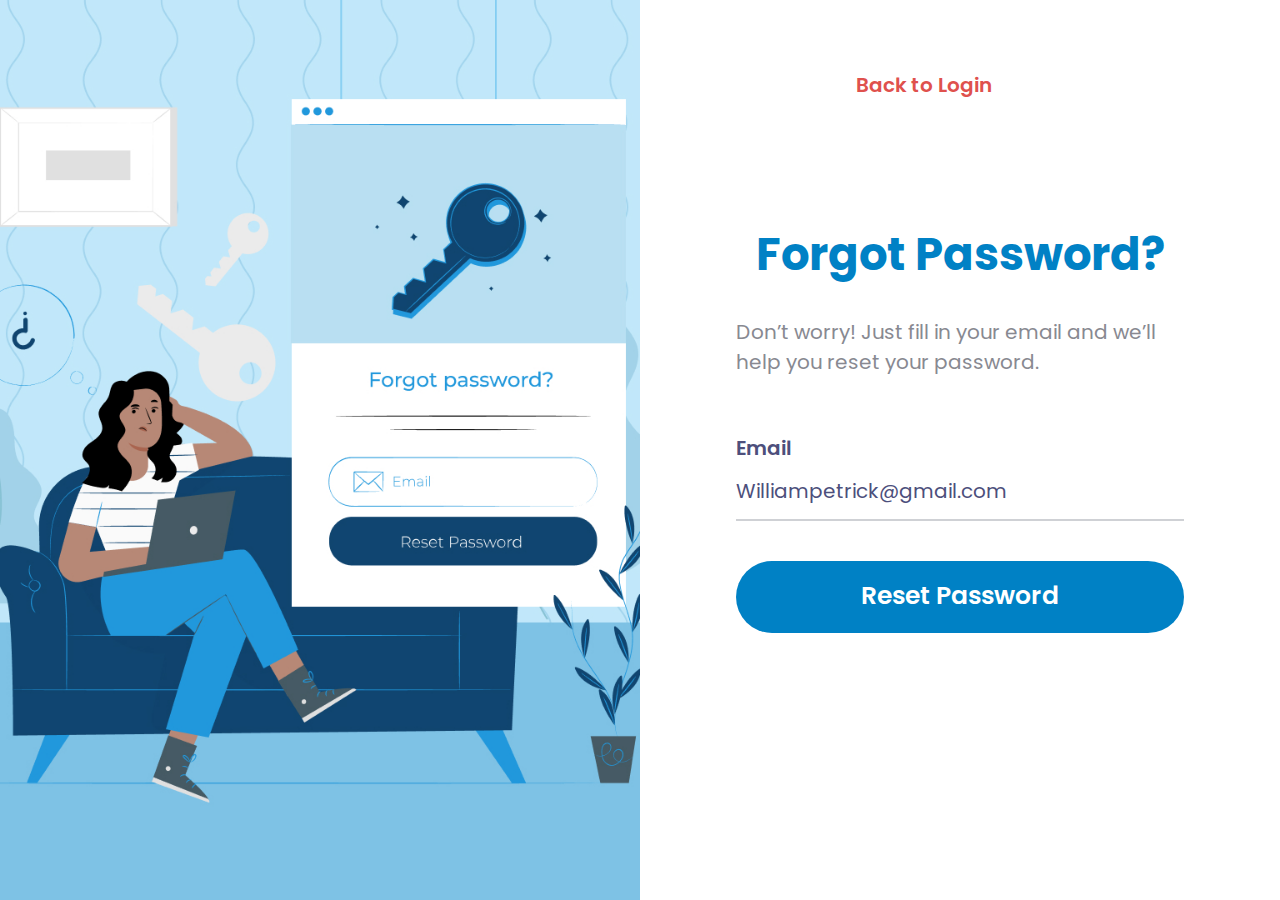
<file: forgot.html>
<!DOCTYPE html>
<html lang="en">

<head>
   <meta charset="UTF-8">
   <meta name="viewport" content="width=device-width, initial-scale=1.0">
   <meta content="IE=edge,chrome=1" http-equiv="X-UA-Compatible">
   <title>Stock App</title>
   <!--css and font link here-->
   <link rel="preconnect" href="https://fonts.gstatic.com">
   <link
      href="https://fonts.googleapis.com/css2?family=Poppins:ital,wght@0,100;0,200;0,300;0,400;0,500;0,600;0,700;0,800;0,900;1,100;1,200;1,300;1,400;1,500;1,600;1,700;1,800;1,900&display=swap"
      rel="stylesheet">
   <link rel="stylesheet" href="https://pro.fontawesome.com/releases/v5.10.0/css/all.css"
      integrity="sha384-AYmEC3Yw5cVb3ZcuHtOA93w35dYTsvhLPVnYs9eStHfGJvOvKxVfELGroGkvsg+p" crossorigin="anonymous" />
   <link rel="stylesheet" href="css/bootstrap.min.css">
   <link rel="stylesheet" href="css/style.css">
   <link rel="stylesheet" href="css/responsive.css">
   <!--css and font link end here-->
</head>

<body>
   <section class="login-sec d-flex align-items-xl-stretch flex-wrap flex-xl-nowrap flex-column-reverse flex-xl-row">
      <div class="ls-left">
         <img src="img/img-forgot.jpg" class="img" alt="" />
      </div>
      <div class="ls-right d-flex align-items-center justify-content-center h-100">
         <a href="login.html" class="lnkRed lnkBack"><i class="fas fa-arrow-left mr-3"></i>Back to Login</a>
         <div class="lsr-box d-block text-center">
            <h3>Forgot Password?</h3>
            <p class="txtSubtitle">Don’t worry! Just fill in your email and we’ll help you reset your password.</p>
            <div class="form-group mb-0">
               <label class="label">Email</label>
               <input type="email" name="" class="form-control" placeholder="Enter Email Address"
                  value="Williampetrick@gmail.com" />
            </div>
            <a href="login.html" class="btn btn-blue btnReset">Reset Password</a>
         </div>
      </div>
   </section>
   <!--script file start here-->
   <script src="js/jquery.min.js"></script>
   <script src="js/bootstrap.bundle.min.js"></script>
   <script src="js/main.js"></script>
</body>

</html>
</file>
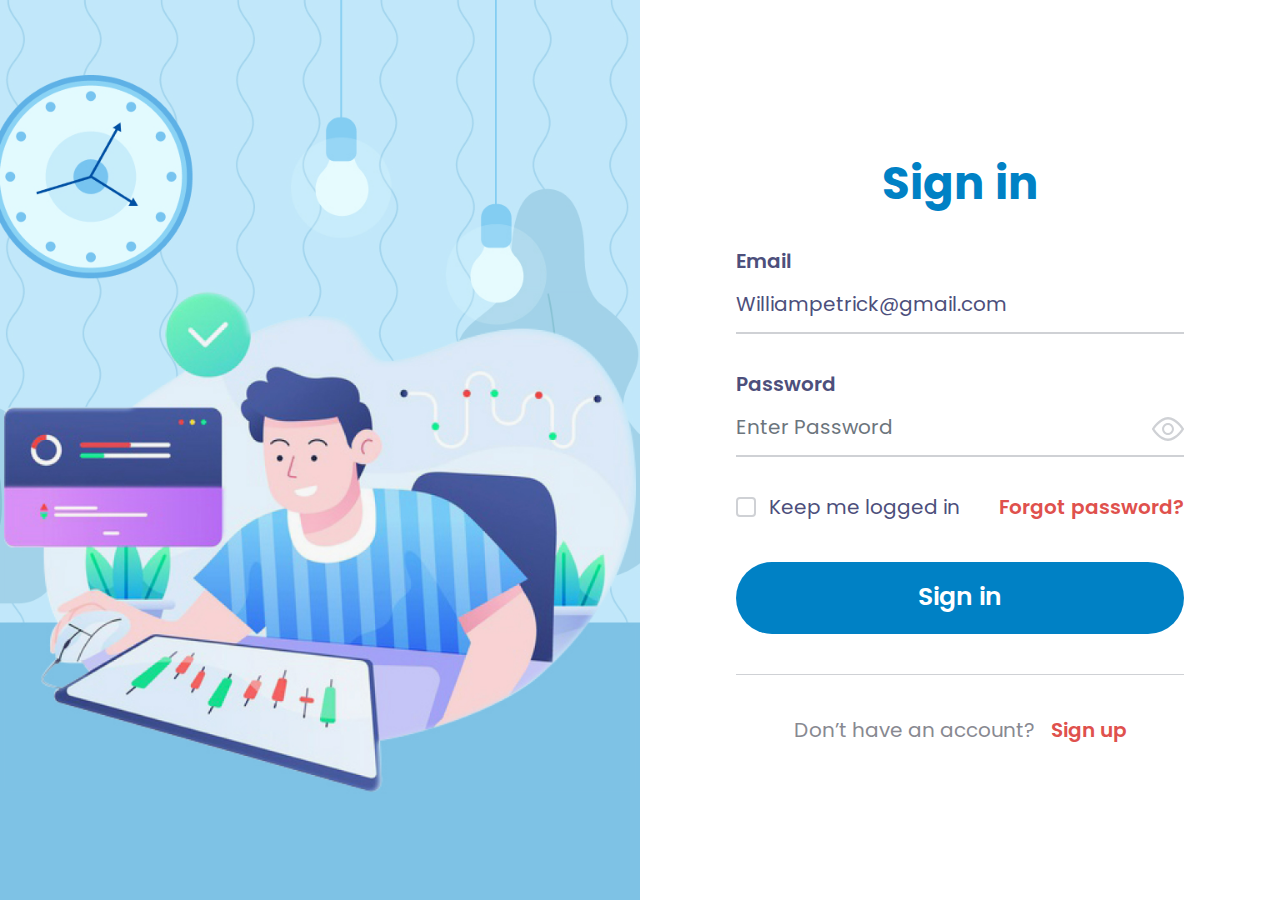
<file: login.html>
<!DOCTYPE html>
<html lang="en">

<head>
   <meta charset="UTF-8">
   <meta name="viewport" content="width=device-width, initial-scale=1.0">
   <meta content="IE=edge,chrome=1" http-equiv="X-UA-Compatible">
   <title>Stock App</title>
   <!--css and font link here-->
   <link rel="preconnect" href="https://fonts.gstatic.com">
   <link
      href="https://fonts.googleapis.com/css2?family=Poppins:ital,wght@0,100;0,200;0,300;0,400;0,500;0,600;0,700;0,800;0,900;1,100;1,200;1,300;1,400;1,500;1,600;1,700;1,800;1,900&display=swap"
      rel="stylesheet">
   <link rel="stylesheet" href="https://pro.fontawesome.com/releases/v5.10.0/css/all.css"
      integrity="sha384-AYmEC3Yw5cVb3ZcuHtOA93w35dYTsvhLPVnYs9eStHfGJvOvKxVfELGroGkvsg+p" crossorigin="anonymous" />
   <link rel="stylesheet" href="css/bootstrap.min.css">
   <link rel="stylesheet" href="css/style.css">
   <link rel="stylesheet" href="css/responsive.css">
   <!--css and font link end here-->
</head>

<body>
   <section class="login-sec d-flex align-items-xl-stretch flex-wrap flex-xl-nowrap flex-column-reverse flex-xl-row">
      <div class="ls-left">
         <img src="img/img-login.jpg" class="img" alt="" />
      </div>
      <div class="ls-right d-flex align-items-center justify-content-center h-100">
         <div class="lsr-box d-block text-center">
            <h3>Sign in</h3>
            <div class="form-group">
               <label class="label">Email</label>
               <input type="email" name="" class="form-control" placeholder="Enter Email Address"
                  value="Williampetrick@gmail.com" />
            </div>
            <div class="form-group">
               <label class="label">Password</label>
               <a href="#" class="iconEye">
                  <svg width="32" height="24" viewBox="0 0 32 24" xmlns="http://www.w3.org/2000/svg">
                     <path
                        d="M0.203342 12.7324C0.48922 13.1926 7.30068 24 16.0001 24C24.6996 24 31.5114 13.1926 31.7969 12.7328C32.0677 12.2963 32.0677 11.7042 31.7969 11.2676C31.5114 10.8074 24.6996 1.90735e-06 16.0001 1.90735e-06C7.30068 1.90735e-06 0.48922 10.8075 0.203342 11.2672C-0.0677834 11.7037 -0.0677834 12.2963 0.203342 12.7324ZM16.0001 2.48275C22.4082 2.48275 27.9583 9.65585 29.6012 12.0008C27.9604 14.3479 22.422 21.5173 16.0001 21.5173C9.59237 21.5173 4.04267 14.3454 2.39904 11.9992C4.03985 9.65217 9.57831 2.48275 16.0001 2.48275Z"
                        class="sfill" />
                     <path
                        d="M16.0002 18C19.2722 18 21.9343 15.3083 21.9343 12C21.9343 8.6916 19.2722 5.99992 16.0002 5.99992C12.7282 5.99992 10.0661 8.6916 10.0661 12C10.0661 15.3083 12.7282 18 16.0002 18ZM16.0002 7.99998C18.1817 7.99998 19.9563 9.79433 19.9563 12C19.9563 14.2056 18.1816 15.9999 16.0002 15.9999C13.8188 15.9999 12.0442 14.2056 12.0442 12C12.0442 9.79433 13.8188 7.99998 16.0002 7.99998Z"
                        class="sfill" />
                  </svg>
               </a>
               <input type="password" name="" class="form-control pr-40" placeholder="Enter Password" />
            </div>
            <div class="d-flex flex-wrap flex-sm-nowrap align-items-sm-center justify-content-sm-between">
               <div class="custom-control custom-checkbox">
                  <input type="checkbox" class="custom-control-input" id="customCheck1">
                  <label class="custom-control-label" for="customCheck1">Keep me logged in</label>
               </div>
               <a href="forgot.html" class="lnkRed">Forgot password?</a>
            </div>
            <a href="index.html" class="btn btn-blue btnSubmit">Sign in</a>
            <p class="txtPara">Don’t have an account?<a href="signup.html" class=" ml-3 lnkRed">Sign up</a></p>
         </div>
      </div>
   </section>
   <!--script file start here-->
   <script src="js/jquery.min.js"></script>
   <script src="js/bootstrap.bundle.min.js"></script>
   <script src="js/main.js"></script>
</body>

</html>
</file>
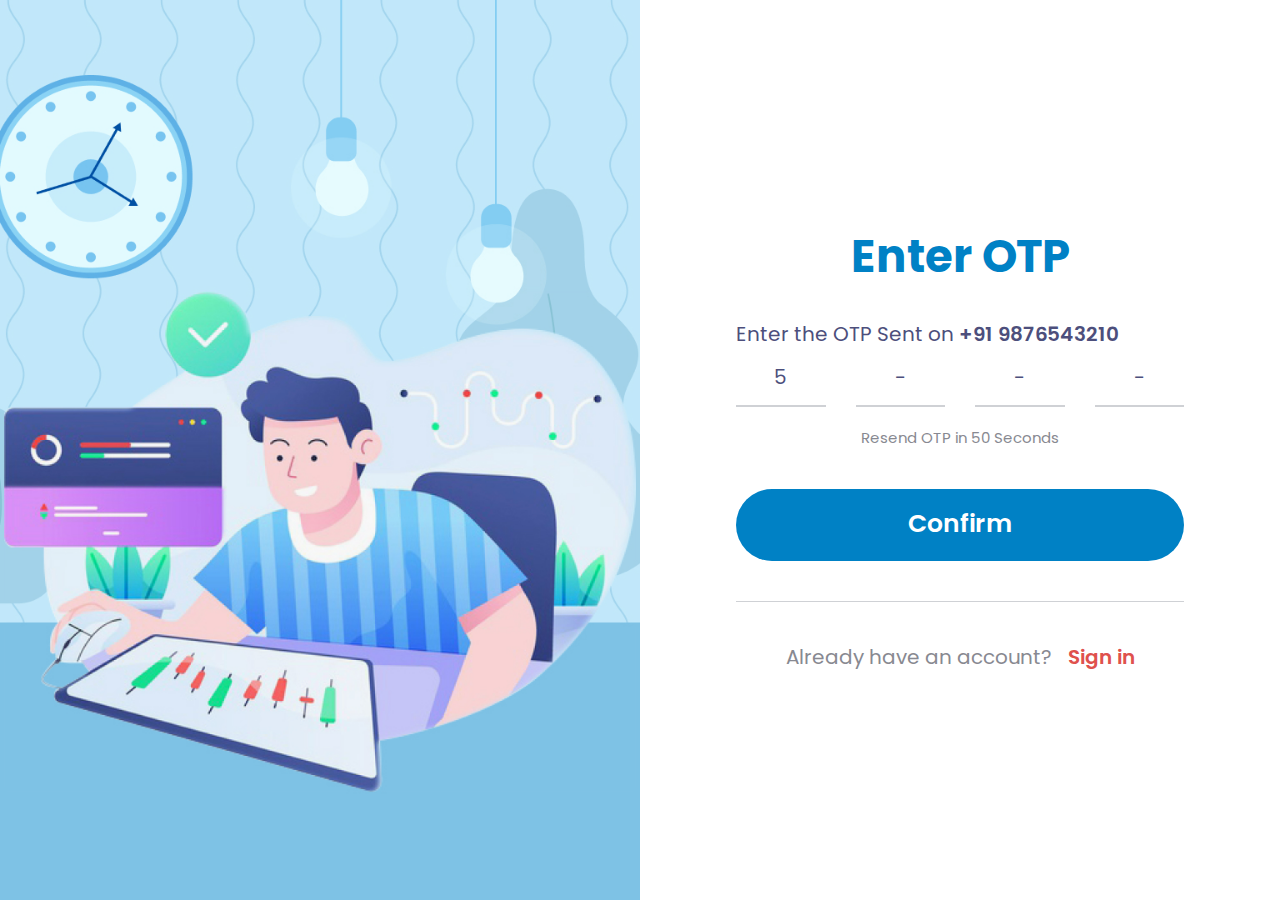
<file: signup-otp.html>
<!DOCTYPE html>
<html lang="en">

<head>
   <meta charset="UTF-8">
   <meta name="viewport" content="width=device-width, initial-scale=1.0">
   <meta content="IE=edge,chrome=1" http-equiv="X-UA-Compatible">
   <title>Stock App</title>
   <!--css and font link here-->
   <link rel="preconnect" href="https://fonts.gstatic.com">
   <link
      href="https://fonts.googleapis.com/css2?family=Poppins:ital,wght@0,100;0,200;0,300;0,400;0,500;0,600;0,700;0,800;0,900;1,100;1,200;1,300;1,400;1,500;1,600;1,700;1,800;1,900&display=swap"
      rel="stylesheet">
   <link rel="stylesheet" href="https://pro.fontawesome.com/releases/v5.10.0/css/all.css"
      integrity="sha384-AYmEC3Yw5cVb3ZcuHtOA93w35dYTsvhLPVnYs9eStHfGJvOvKxVfELGroGkvsg+p" crossorigin="anonymous" />
   <link rel="stylesheet" href="css/bootstrap.min.css">
   <link rel="stylesheet" href="css/style.css">
   <link rel="stylesheet" href="css/responsive.css">
   <!--css and font link end here-->
</head>

<body>
   <section class="login-sec d-flex align-items-xl-stretch flex-wrap flex-xl-nowrap flex-column-reverse flex-xl-row">
      <div class="ls-left">
         <img src="img/img-login.jpg" class="img" alt="" />
      </div>
      <div class="ls-right d-flex align-items-center justify-content-center h-100">
         <div class="lsr-box d-block text-center">
            <h3>Enter OTP</h3>
            <div class="form-group mb-0">
               <label class="label"><span class="font-weight-normal">Enter the OTP Sent on</span> +91 9876543210</label>
               <div class="otp-sec d-flex align-items-center justify-content-between">
                  <input type="text" name="" class="form-control" value="5" />
                  <input type="text" name="" class="form-control" value="-" />
                  <input type="text" name="" class="form-control" value="-" />
                  <input type="text" name="" class="form-control" value="-" />
               </div>
               <small class="form-text txtOtp">Resend OTP in 50 Seconds</small>
            </div>
            <a href="login.html" class="btn btn-blue btnSubmit">Confirm</a>
            <p class="txtPara">Already have an account?<a href="login.html" class=" ml-3 lnkRed">Sign in</a></p>
         </div>
      </div>
   </section>
   <!--script file start here-->
   <script src="js/jquery.min.js"></script>
   <script src="js/bootstrap.bundle.min.js"></script>
   <script src="js/main.js"></script>
</body>

</html>
</file>
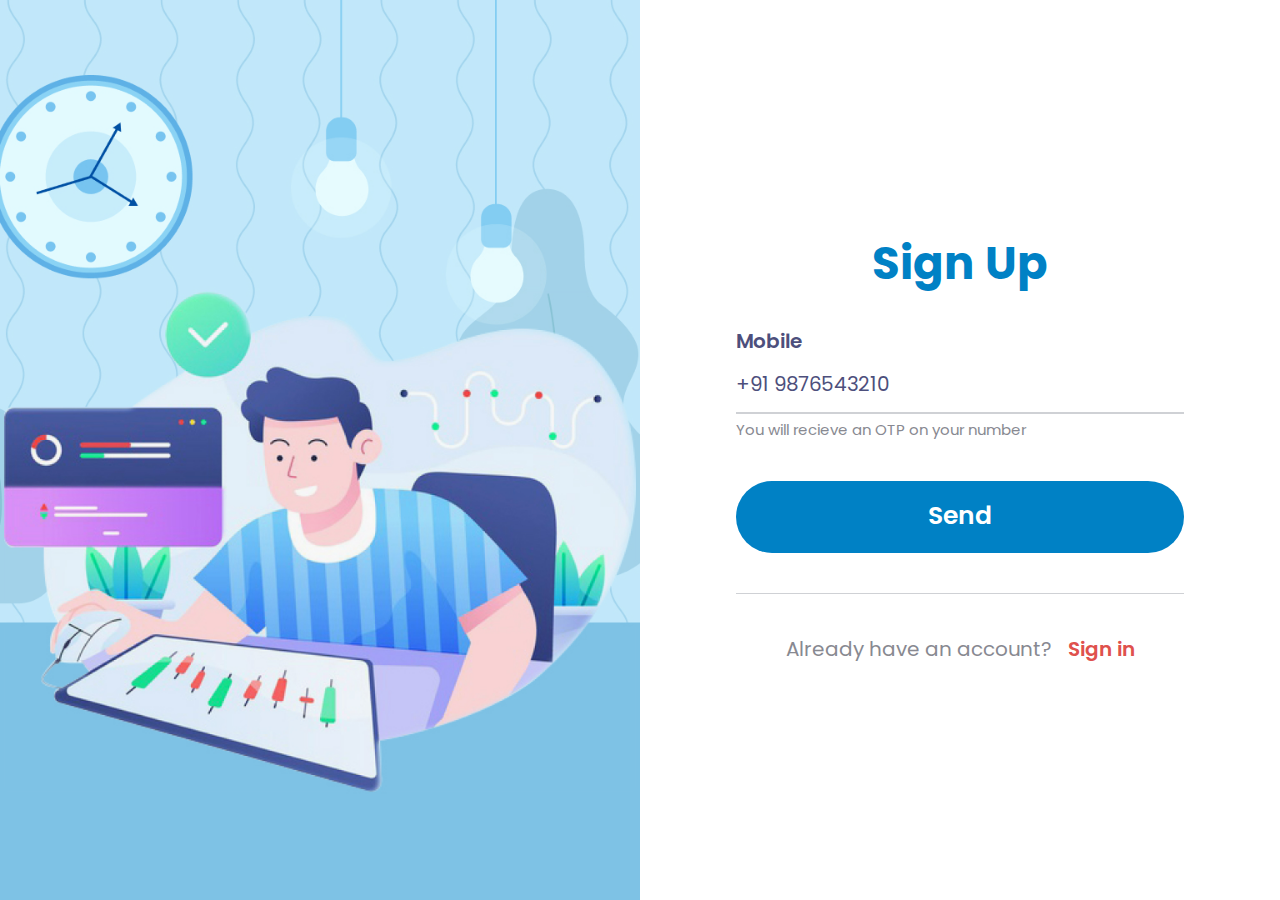
<file: signup.html>
<!DOCTYPE html>
<html lang="en">

<head>
   <meta charset="UTF-8">
   <meta name="viewport" content="width=device-width, initial-scale=1.0">
   <meta content="IE=edge,chrome=1" http-equiv="X-UA-Compatible">
   <title>Stock App</title>
   <!--css and font link here-->
   <link rel="preconnect" href="https://fonts.gstatic.com">
   <link
      href="https://fonts.googleapis.com/css2?family=Poppins:ital,wght@0,100;0,200;0,300;0,400;0,500;0,600;0,700;0,800;0,900;1,100;1,200;1,300;1,400;1,500;1,600;1,700;1,800;1,900&display=swap"
      rel="stylesheet">
   <link rel="stylesheet" href="https://pro.fontawesome.com/releases/v5.10.0/css/all.css"
      integrity="sha384-AYmEC3Yw5cVb3ZcuHtOA93w35dYTsvhLPVnYs9eStHfGJvOvKxVfELGroGkvsg+p" crossorigin="anonymous" />
   <link rel="stylesheet" href="css/bootstrap.min.css">
   <link rel="stylesheet" href="css/style.css">
   <link rel="stylesheet" href="css/responsive.css">
   <!--css and font link end here-->
</head>

<body>
   <section class="login-sec d-flex align-items-xl-stretch flex-wrap flex-xl-nowrap flex-column-reverse flex-xl-row">
      <div class="ls-left">
         <img src="img/img-login.jpg" class="img" alt="" />
      </div>
      <div class="ls-right d-flex align-items-center justify-content-center h-100">
         <div class="lsr-box d-block text-center">
            <h3>Sign Up</h3>
            <div class="form-group mb-0">
               <label class="label">Mobile</label>
               <input type="text" name="" class="form-control" placeholder="Enter Phone Number"
                  value="+91 9876543210" />
               <small class="form-text">You will recieve an OTP on your number</small>
            </div>
            <a href="signup-otp.html" class="btn btn-blue btnSubmit">Send</a>
            <p class="txtPara">Already have an account?<a href="login.html" class=" ml-3 lnkRed">Sign in</a></p>
         </div>
      </div>
   </section>
   <!--script file start here-->
   <script src="js/jquery.min.js"></script>
   <script src="js/bootstrap.bundle.min.js"></script>
   <script src="js/main.js"></script>
</body>

</html>
</file>
<file: css/style.css>
* {-webkit-box-sizing: border-box;-moz-box-sizing: border-box;box-sizing: border-box;}
*:before, *:after {-webkit-box-sizing: border-box;-moz-box-sizing: border-box;box-sizing: border-box;}

body {font-family: 'Poppins', sans-serif; font-style: normal;  font-weight: normal; margin: 0;padding: 0;font-size: 14px;line-height: 1; overflow-x: hidden;background-color: #fff;}
h1, h2, h3, h4, h5, h6,input,label,.label {font-family: 'Poppins', sans-serif;}
p, span, a {font-family: 'Poppins', sans-serif; font-style: normal;  font-weight: normal;line-height: 1;} 
ul,ol{list-style: none;margin: 0;padding: 0;font-family: 'Poppins', sans-serif; font-style: normal;  font-weight: normal;line-height: 1;}
a:hover,a.active{color: inherit; text-decoration:none; }
img{max-width: 100%;}


/*button*/
.btn {min-width: 150px; min-height: 72px; font-style: normal; font-weight: 600; font-family: 'Poppins', sans-serif; font-size: 25px; line-height: 37px; display: inline-block;color: #fff; border: 1px solid transparent; padding: 5px 10px;border-radius: 72px;background-color: #4D4F7C;}
.btn.sm {min-width: 44px; min-height: 32px; font-size: 16px; line-height: 24px; padding: 5px;border-radius: 8px;}
.btn.md {min-width: 150px; min-height: 40px; font-size: 16px; line-height: 24px; padding: 5px;border-radius: 50px;}
.btn:hover {background: #0081C5;color: #fff;}
.btn:focus {box-shadow: none;outline: 0;}

.btn.btn-blue {background-color: #0081C5;color: #fff;}
.btn.btn-blue:hover,.btn.btn-blue:focus{background-color: #4D4F7C;color: #fff;}
.btn.btn-blue.active,.btn.btn-blue:active{background: #F0F9FD;border: 1px solid #7EC2E5;color: #0081C5;}
.btn.btn-blue.disabled,.btn.btn-blue.btn:disabled{background: #CFD1D5;;color: #fff;}

.btn.btn-green {background-color: #08CE29;color: #fff;}
.btn.btn-green:hover,.btn.btn-green.active,.btn.btn-green:focus{background-color: #40d859;color: #fff;}

.btn.btn-icon-outline {background: #FFFFFF;border: 1px solid #B1B1C9;color: #B1B1C9;fill: #B1B1C9}
.btn.btn-icon-outline:hover,.btn.btn-icon-outline.active,.btn.btn-icon-outline:focus{background-color: #B1B1C9;color: #fff; fill:#fff;}

.btn.btn-blue-br {border: 1px solid #0081C5; color: #0081C5;background: transparent;}
.btn.btn-blue-br:hover,.btn.btn-blue-br:focus{border-color: #4D4F7C;color: #4D4F7C;}
.btn.btn-blue-br.active,.btn.btn-blue-br:active{border-color: #7EC2E5;color: #7EC2E5;}
.btn.btn-blue-br.disabled,.btn.btn-blue-br.btn:disabled{background: transparent;;color: #CFD1D5;border:1px solid #CFD1D5;}
.btn.btn-blue-br.bgray{background: transparent;;color: #B1B1C9;border:1px solid #B1B1C9;}
.btn.btn-blue-br.bgray:hover,.btn.btn-blue-br.bgray:focus{border-color: #4D4F7C;color: #4D4F7C;}
.btn.btn-blue-br.bgray.active,.btn.btn-blue-br.bgray:active{border-color: #7EC2E5;color: #7EC2E5;}
.btn.btn-blue-br.bred{background: transparent;;color: #DF514D;border:1px solid #DF514D;}
.btn.btn-blue-br.bred:hover,.btn.btn-blue-br.bred:focus{border-color: #900;color: #900;}
.btn.btn-blue-br.bred.active,.btn.btn-blue-br.bred:active{border-color: #ff0000;color: #ff0000;}

/*btn switch*/
.switch {position: relative; display: inline-block; width: 40px; height: 20px; }
.switch input {opacity: 0; width: 0; height: 0; }
.switch .slider {position: absolute; cursor: pointer; top: 0; left: 0; right: 0; bottom: 0; background-color: #ccc; -webkit-transition: .4s; transition: .4s; border-radius: 34px;}
.switch .slider:before {position: absolute; content: ""; height: 15px; width: 15px; left: 4px; bottom: 3px; background-color: #fff; -webkit-transition: .4s; transition: .4s; border-radius: 50%;}
.switch input:checked + .slider {background-color: #2198DC; }
.switch input:focus + .slider {box-shadow: 0 0 1px #2196F3; }
.switch input:checked + .slider:before {-webkit-transform: translateX(17px); -ms-transform: translateX(17px); transform: translateX(17px); }

/*form-group*/
.form-group {position: relative;margin: 0 0 60px;text-align: left;}

/*label*/
.label {font-family: 'Poppins', sans-serif;font-style: normal; font-weight: 600; font-size: 25px; line-height: 37px; color: #4D4F7C;}

/*form-control*/
.form-control {font-family: 'Poppins', sans-serif; font-style: normal; font-weight: normal; font-size: 22px; line-height: 33px; color: #4D4F7C; width: 100%; height: auto; min-height: 58px; border: 0; border-bottom: 2px solid #CFD1D5; border-radius: 0; padding: 10px 0; }
.form-control:focus,.form-control:active {border-color: rgba(0, 129, 197, .5);outline: 0;box-shadow: none;}

/*select*/
select.form-control {padding: 10px 35px 10px 0;  -webkit-appearance: none; -moz-appearance: none; appearance: none; background: #fff url(../img/icon-down.svg) no-repeat 98% 50%; background-size: 20px 12px; text-indent: 0.01px;transition: 0.2s;}


/*search-sec*/
.search-sec{display: block;position: relative; }
.search-sec .icon{display: block;position: absolute;top: 50%;left: 20px; transform: translateY(-50%);}
.search-sec .ss-text{display: block;position: absolute;top: 50%;right: 20px; transform: translateY(-50%);font-style: normal; font-weight: normal; font-size: 14px; line-height: 16px; letter-spacing: 0.02em; color: #B1B1C9;}
.search-sec .form-control {font-style: normal; font-weight: normal; font-size: 14px; line-height: 16px; letter-spacing: 0.02em; color: #4D4F7C; background: #FFFFFF; border: 1px solid #F2F2FD; box-sizing: border-box; border-radius: 40px; min-height: 48px; padding: 10px 30px 10px 50px;}
.search-sec .form-control::-webkit-input-placeholder {color: #B1B1C9; }
.search-sec .form-control::-moz-placeholder {color: #B1B1C9; }
.search-sec .form-control:-ms-input-placeholder {color: #B1B1C9; }
.search-sec .form-control:-moz-placeholder {color: #B1B1C9; }


/*custom-checkbox*/
.custom-control {min-height: 20px; padding-left: 33px;}
.custom-control .custom-control-label{font-family: 'Poppins', sans-serif; font-style: normal; font-weight: normal; font-size: 20px; line-height: 30px; color: #4D4F7C;}
.custom-checkbox .custom-control-label::before {border-radius: 4px; top: 5px; left: -33px; width: 20px; height: 20px; background-color: #fff; border: 2px solid #CFD1D5;}
.custom-checkbox .custom-control-label::after {top: 5px; left: -33px; width: 20px; height: 20px; }
.custom-control-input:focus~.custom-control-label::before{box-shadow: none;border-color: transparent;}
.custom-control-input:checked~.custom-control-label::before {color: #fff; border-color: #0081c5; background-color: #0081c5; }
.custom-control.t-check{padding: 0;}
.custom-control.t-check .custom-control-label::before,
.custom-checkbox.t-check .custom-control-label::after{top: 0;left: 0;}

/*custom-radiobox*/
.custom-control.custom-radio {padding-left: 24px;}
.custom-control.custom-radio .custom-control-label{font-style: normal; font-weight: normal; font-size: 14px; line-height: 21px; letter-spacing: 0.02em; color: #B1B1C9;  cursor: pointer;}
.custom-control.custom-radio .custom-control-label::before {top: 3px; left: -24px; width: 14px; height: 14px; border: 1px solid #B1B1C9;}
.custom-control.custom-radio .custom-control-input:checked~.custom-control-label::before {background: #fff;border-color: #2198DC;}
.custom-control.custom-radio .custom-control-label::after {position: absolute; top: 6px; left: -21px; display: block; width: 8px; height: 8px; content: ""; background: 50%/50% 50% no-repeat; background: #fff; border-radius: 50%; background-image: none !important; }
.custom-control.custom-radio .custom-control-input:checked~.custom-control-label::after {background: #2198DC;}

/*tooltip*/
.tooltip {margin-bottom: 5px;}
.tooltip-inner {min-width: 82px; min-height: 30px; background: #4D4F7C; border-radius: 8px; color: #fff; text-align: center; font-weight: 500; font-size: 14px; line-height: 21px; letter-spacing: 0.02em;}
.tooltip.bs-tooltip-auto[x-placement^=top] .arrow::before, .tooltip.bs-tooltip-top .arrow::before {margin-left: -3px; content: ""; border-width: 7px 7px 0; border-top-color: #4D4F7C;}


/*links*/
.lnkRed{font-style: normal; font-weight: 600; font-size: 20px; line-height: 30px; color: #DF514D; }
.lnkRed:hover,.lnkRed.active{color: #0081C5;}

.lnkBlue{font-style: normal; font-weight: 500; font-size: 12px; line-height: 16px;letter-spacing: 0.02em; color: #0081C5;}
.lnkBlue:hover,.lnkBlue.active{color: #4D4F7C;}

/*text color*/
.text-red{color: #DF514D !important;}
.text-green{color: #08CE29 !important;}
.text-blue{color: #0081C5 !important;}
.text-yellow{color: #F9A400 !important;}
.text-spindle{color: #B1B1C9 !important;}
.text-lightspindle{color: #CFD1D5 !important;}

/*badge */
.badge {font-style: normal; font-weight: 600; font-size: 12px; line-height: 18px; letter-spacing: 0.02em; color: #0081C5;background-color: rgba(0, 129, 197, .1);border-radius: 5px;padding: 1px 8px;text-transform: uppercase;}
.badge.byellow {color: #F9A400;background-color: rgba(249, 164, 0, .1);}
.badge.bgreen {color: #08CE29;background-color: rgba(8, 206, 41, .1);}

/*upload-bx*/
.upload-bx{position: relative;display: flex;align-items: center;justify-content: center;width: 130px;height: 130px;background-color: #0081C5;border-radius: 50%;z-index: 0;}
.upload-bx img{display: block;width: 100%;height: 100%;border-radius: 50%;object-fit: cover;z-index: 1}
.upload-bx .uText{position: absolute; display: flex;text-transform: uppercase;top: 0;left: 0;right: 0;bottom: 0; width: 100%;height: 100%;border-radius: 50%;align-items: center;justify-content: center;font-family: 'Lato', sans-serif;font-style: normal; font-weight: bold; font-size: 62px; line-height: 16px; letter-spacing: 0.02em;color: #FFFFFF;z-index: 2;}
.upload-bx .iconCamera{position: absolute; display: flex; width: 33px;height: 33px;border-radius: 50%;align-items: center;justify-content: center;z-index: 3;background-color: #08CE29;color: #fff;font-size: 16px;cursor: pointer;right: 0;bottom: 0;}
.upload-bx .iconCamera .fUpload{position: absolute; display: block; width: 100%;height: 100%;border-radius: 50%;z-index: 4;opacity: 0;top: 0;bottom: 0;left: 0;right: 0;cursor: pointer;}

/*card*/
.card {background: #FFFFFF; border: 1px solid #F2F2FD; box-sizing: border-box; border-radius: 15px;}

/*pagination*/
.pagination {margin: 0 -2px;}
.pagination .page-item{padding: 0 2px;}
.pagination .page-link{font-style: normal; font-weight: normal; font-size: 12px; line-height: 20px; text-align: center; color: #0081C5; padding: 0; border: 0;width: 30px;height: 30px;border-radius: 4px;display: flex;align-items: center;justify-content: center;}
.pagination .page-link.active,.pagination .page-link:hover{background: #0081C5;color: #fff}

/*progress*/
.progress{width: 100%; display: block; position: relative; height: 36px;background: #7EC2E5;margin: 0 0px 0px 0;border-radius: 0}
.progress .progress-bar{height: 36px; background: #0081C5;border-radius: 0;}

/*table*/
.table {border-bottom:1px solid #DBE5E5;}
.table thead th{border-bottom:0;white-space: nowrap;}
.table th{border-bottom:0;font-style: normal; font-weight: normal; font-size: 14px; line-height: 21px;color: #888991;vertical-align: middle;padding: 14px 24px; }
.table td, .table th{border-color: #DBE5E5;}
.table td {padding: 14px 24px;font-style: normal; font-weight: normal; font-size: 14px; line-height: 21px; letter-spacing: 0.02em; color: #4D4F7C;vertical-align: middle;}
.table .br-1 {border-right: 1px solid #DBE5E5;}

/*accordion-sec*/
.accordion-sec{position: relative;display: block;}
.accordion-sec .as-card {margin: 0 0 10px;border-radius: 0px; }
.accordion-sec .as-card .as-header{position: relative;z-index: 1;}
.accordion-sec .as-card .as-header .ash-link{position: relative;display: flex;background-color: transparent;padding: 10px; justify-content: center; font-style: normal; font-weight: 400; font-size: 14px; line-height: 21px; text-align: center; letter-spacing: 0.02em; color: #0081C5; min-height: inherit;align-items: center;border-top:  0.5px solid #DBE5E5;border-bottom:  0.5px solid #DBE5E5;}
.accordion-sec .as-card .as-header .ash-link:before{content:"\f078"; position: relative;display: block;transform: rotate(180deg); font-size: 14px; color: #0081C5;font-family: "Font Awesome 5 Pro";transition: .2s all;margin: 0 10px;}
.accordion-sec .as-card .as-header .ash-link.collapsed:before{transform: rotate(0deg);}
.accordion-sec .as-card .as-body{position: relative;background-color: transparent;padding: 16px;color: #242f51;border:0px;margin-top: 0px;}
.accordion-sec .as-card .as-body p{position: relative;display: block;  font-size: 14.5px; font-weight: normal; font-stretch: normal; font-style: normal; line-height: 1.62; letter-spacing: normal; text-align: left; color: #616368;}


/*modal*/
.modal .modal-dialog {max-width: 680px;}
.modal .modal-dialog .modal-content{background: transparent;border:0;border-radius: 0px;}
.modal .modal-dialog .modal-content .modal-body{padding: 0;border-radius: 0;}
.modal .modal-card{background: #FFFFFF; border: 1px solid #F2F2FD; border-radius: 15px;position: relative;margin: 0 0 50px;}
.modal .modal-card .mc-head {background: #0081C5;border-radius: 15px 15px 0px 0px;padding: 10px 24px;}
.modal .modal-card .mc-head.bg-red {background: #DF514D;}
.modal .modal-card .mc-head h4{font-style: normal; font-weight: 600; font-size: 16px; line-height: 20px;letter-spacing: 0.02em; color: #FFFFFF;margin: 0 0 5px;}
.modal .modal-card .mc-head h4 span{font-style: normal; font-weight: 600; font-size: 10px; line-height: 12px; letter-spacing: 0.02em;color: #FFFFFF;margin: 0 0 0 5px;}
.modal .modal-card .mc-head .iconInfos:hover svg{transform: scale(1.1);transition: .3s all;}
.modal .modal-card .mc-head .switch{margin:0 30px 0 0;}
.modal .modal-card .mc-head .switch .slider{background-color: rgba(255,255,255,.5)}
.modal .modal-card .mc-head .custom-control.custom-radio {margin-right: 20px;}
.modal .modal-card .mc-head .custom-control.custom-radio .custom-control-label{color: rgba(255,255,255,.6);}
.modal .modal-card .mc-head .custom-control.custom-radio .custom-control-input:checked~.custom-control-label{color: rgba(255,255,255,1);}
.modal .modal-card .mc-head .custom-control.custom-radio .custom-control-label::before{border:1px solid #fff;width: 16px;height: 16px;}
.modal .modal-card .mc-head .custom-control.custom-radio .custom-control-input:checked~.custom-control-label::before{border:4px solid #fff;}
.modal .modal-card .mc-head .custom-control.custom-radio .custom-control-label::after{background: #0081c5;width: 10px;height: 10px;}
.modal .modal-card .mc-head .custom-control.custom-radio .custom-control-input:checked~.custom-control-label::after {background: #0081c5;width: 8px;height: 8px; top: 7px; left: -20px;}
.modal .modal-card .mc-head.bg-red .custom-control.custom-radio .custom-control-label::after,
.modal .modal-card .mc-head.bg-red .custom-control.custom-radio .custom-control-input:checked~.custom-control-label::after {background: #df514d;}
.modal .modal-card .search-sec {margin: 10px 0 0;}
.modal .modal-card .search-sec .form-control{border: 0px;}
.modal .modal-card .mc-body .mcb-top {border-top: 1px solid #DBE5E5;border-bottom: 1px solid #DBE5E5;padding: 14px 24px;}
.modal .modal-card .mc-body .mcb-top h4,.modal .modal-card .mc-body .mcb-top h6{font-weight: 600;font-size: 16px; line-height: 20px; letter-spacing: 0.02em;color: #4D4F7C; margin: 0;}
.modal .modal-card .mc-body .mcb-top h4 span{font-weight: 600; font-size: 10px; line-height: 12px; color: #B1B1C9;margin-left: 5px; }
.modal .modal-card .mc-body .mcb-top h6 span{font-style: normal; font-weight: 400; font-size: 14px; line-height: 20px; letter-spacing: 0.02em; color: #08CE29; margin-left: 10px;}
.modal .modal-card .mc-body .mcb-bottom {position: relative;padding: 15px 24px 20px;}
.modal .modal-card .mc-body .mcb-bottom .table.tableBuy{border:0;margin: 0 0 15px;}
.modal .modal-card .mc-body .mcb-bottom .table.tableBuy thead th,.table.tableBuy th{border:0;padding: 10px 5px;}
.modal .modal-card .mc-body .mcb-bottom .table.tableBuy tbody td,.table.tableBuy td{border:0;padding: 5px;}
.modal .modal-card .mc-body .accordion-sec{border-bottom: 0.5px solid #DBE5E5;}
.modal .modal-card .mc-body .btns-sec {padding: 20px 0 0;border-top: 0.5px solid #DBE5E5;}
.modal .modal-card .mc-body .btns-sec .btn{font-size: 14px;line-height: 21px;font-weight: 400;min-width: 86px;min-height: 40px;border-radius: 50px;display: flex;align-items: center;justify-content: center;padding: 0 10px;margin: 0 0 0 30px;}
.modal .modal-card .mc-body .btns-sec .btn.btnCreategtt{min-width: 138px;}
.modal .modal-card .mc-body .order-top {padding: 10px 24px 0;margin: 0 0 0px;}
.modal .modal-card .mc-body .order-top .op-link{font-size: 14px;font-weight: 500;}
.modal .modal-card .mc-body .mcbb-bottom {padding: 20px 24px;}
.modal .modal-card .mc-body .mcbb-bottom .radio-sec .custom-control{margin: 0 30px 20px 0;}
.modal .modal-card .mc-body .mcbb-bottom .radio-sec .custom-control .custom-control-label span{color: #4D4F7C;margin-right: 5px;}
.modal .modal-card .mc-body .mcbb-bottom .radio-sec .custom-control.custom-radio .custom-control-input:checked~.custom-control-label::before{border-color: #df514d;}
.modal .modal-card .mc-body .mcbb-bottom .radio-sec .custom-control.custom-radio .custom-control-input:checked~.custom-control-label::after{background-color: #df514d;}
.modal .modal-card .mc-body .mcbb-bottom .form-group {margin: 0 0 15px;}
.modal .modal-card .mc-body .mcbb-bottom .mcb-last{margin: 18px 0 0px;border-top: 1px solid #DBE5E5;padding-top: 16px;border-radius: 0px 0px 15px 15px;}
.modal .modal-card .mc-body .mcbb-bottom .form-group .label{font-style: normal; font-weight: 600; font-size: 14px; line-height: 21px; color: #4D4F7C;margin: 0;}
.modal .modal-card .mc-body .mcbb-bottom .form-group .form-control{font-size: 20px;line-height: 30px;}
.modal .modal-card .mc-body .mcbb-bottom .dropdown.lnkMore .dropdown-toggle{font-weight: 400;color: #2198DC;}
.modal .modal-card .mc-body .mcbb-bottom .dropdown.lnkMore .dropdown-toggle:after{background:url(../img/icon-down-blue.svg) no-repeat center center;transform: rotate(0deg);}
.modal .modal-card .mc-body .mcbb-bottom .dropdown.lnkMore.show .dropdown-toggle:after{transform: rotate(180deg);}
.modal .modal-card .mc-body .mcbb-bottom .custom-checkbox .custom-control-label{font-size: 14px;line-height: 21px;padding-left: 0px}
.modal .modal-card .mc-body .mcbb-bottom .custom-checkbox .custom-control-label span{color: #CFD1D5}
.modal .modal-card .mc-body .mcbb-bottom .custom-checkbox .custom-control-label::before {top: 49%;transform: translateY(-50%);left: -28px; width: 18px; height: 18px; border: 1px solid #CFD1D5; }
.modal .modal-card .mc-body .mcbb-bottom .custom-checkbox .custom-control-label::after {top: 49%;transform: translateY(-50%); left: -28px; width: 18px; height: 18px; background-size: 12px 12px; }
.modal .modal-card .mc-body .mcbs-last{margin: 18px 0 0px;border-top: 1px solid #DBE5E5;padding: 30px 24px;background: rgba(232, 232, 239, 0.5);border-radius: 0px 0px 15px 15px;}
.modal .modal-card .mc-body .mcbs-last h5{font-style: normal; font-weight: normal; font-size: 14px; line-height: 21px; letter-spacing: 0.02em; color: #4D4F7C;margin: 0;}
.modal .modal-card .mc-body .mcbs-last h5 b{font-weight: 500; }
.modal .modal-card .mc-body .mcbs-last h5 .lnkReload svg{fill: #0081c5; }
.modal .modal-card .mc-body .mcbs-last h5 .lnkReload:hover svg{fill: #DF514D; }
.modal .modal-card .mc-body .mcbs-last .btn{display: flex;align-items: center;justify-content: center;font-size: 14px;line-height: 21px;min-height: 40px;margin: 0 0 0 30px;font-size: 400;border-radius: 50px;min-width: 86px;}
.modal .modal-card .mc-body .mcbs-last .btn.bred{font-weight: 600;background: #DF514D;border: 1px solid #0081C5;color: #fff;}



/*login-sec*/
.login-sec{position: relative;height: 100vh}
.login-sec .ls-left{position: relative;display: block;height: 100%;width: 50%;}
.login-sec .ls-left .img{display: block;height: 100%;width: 100%;object-fit: cover;}
.login-sec .ls-right {position: relative;width: 50%;}
.login-sec .ls-right .lsr-box {width: 60%;}
.login-sec .ls-right .lnkBack{position: absolute;top: 70px;left: 200px;}
.login-sec .ls-right .lsr-box h3{font-style: normal; font-weight: bold; font-size: 60px; line-height: 90px; color: #0081C5;margin: 0 0 50px;}
.login-sec .ls-right .lsr-box p{font-style: normal; font-weight: normal; font-size: 20px;line-height: 30px;color: #888991; margin: 0 0 56px;text-align: left;}
.login-sec .ls-right .lsr-box p.txtPara{font-style: normal; font-weight: normal; font-size: 20px; line-height: 30px; color: #888991; margin: 0;border-top: 1px solid #CFD1D5;padding-top: 40px;text-align: center;}
.login-sec .ls-right .lsr-box .form-group .label{margin: 0;}
.login-sec .ls-right .lsr-box .form-group .otp-sec{margin: 0 -15px;}
.login-sec .ls-right .lsr-box .form-group .otp-sec .form-control{margin: 0 15px;text-align: center;}
.login-sec .ls-right .lsr-box .form-group .form-text{font-style: normal; font-weight: normal; font-size: 15px;line-height: 22px;color: #888991; margin: 5px 0 0px;text-align: left;}
.login-sec .ls-right .lsr-box .form-group .form-text.txtOtp{margin: 20px 0 0;text-align: center;cursor: pointer;}
.login-sec .ls-right .lsr-box .form-group .form-control.pr-40{padding-right:40px;}
.login-sec .ls-right .lsr-box .form-group .iconEye{position: absolute;right: 0;bottom: 16px;width: 32px;height: 24px;display: flex;align-items: center;justify-content: center;}
.login-sec .ls-right .lsr-box .form-group .iconEye svg{width: 32px;height: 24px;fill: #CFD1D5;}
.login-sec .ls-right .lsr-box .form-group .iconEye:hover svg,.login-sec .ls-right .lsr-box .form-group .iconEye.active svg{fill: rgba(0, 129, 197, 1);}
.login-sec .ls-right .lsr-box .btnSubmit,.login-sec .ls-right .lsr-box .btnReset {width: 100%;margin: 50px 0;display: block;line-height: 57px;}

.login-sec .add-funds-sec{max-width: 570px;}
.login-sec .add-funds-sec .form-group {margin: 0 0 40px; }
.login-sec .add-funds-sec .form-group .custom-control.custom-radio{margin: 0 0 20px!important;}
.login-sec .add-funds-sec .form-group .radio-sec {margin: 10px 0 69px; }
.login-sec .df-left {width: 500px;height: 400px;background: #FFFFFF;box-shadow: 0px 10px 40px rgba(0, 129, 197, 0.2);position: absolute;top: 100px;right: 0;display: block;padding: 30px 50px;}
.login-sec .df-left h4{font-style: normal; font-weight: 500; font-size: 50px; line-height: 75px; letter-spacing: 0.02em; color: #0081C5;margin: 0 0 10px;}
.login-sec .df-left p{font-style: normal; font-weight: 500; font-size: 22px; line-height: 33px; letter-spacing: 0.02em; color: #4D4F7C;margin: 0;}
.login-sec .df-left p span{display: block;margin: 10px 0 0;font-weight: 500;}

/*wrapper*/
.wrapper {display: flex; align-items: stretch; }

/*sidebar*/
.sidebar {min-width: 330px; max-width: 330px; background: #F0F9FD; transition: all 0.3s;position: relative;}
.sidebar.active {min-width: 120px; max-width: 120px; text-align: center; }

.sidebar .sidebar-header {padding: 20px 20px 20px 36px;}
.sidebar.active .sidebar-header {padding: 20px 10px;}
.sidebar.active .sidebar-header .logo .imgBig,.sidebar .sidebar-header .logo .imgSmall{display: none;}
.sidebar .sidebar-header .logo .imgBig,.sidebar.active .sidebar-header .logo .imgSmall {display: block;}
.sidebar.active .sidebar-header .logo .imgSmall {margin: 0 auto}

.sidebar ul {padding: 20px 0;} 
.sidebar ul.list-bottom {position: absolute;bottom: 0;left: 0;right: 0;} 
.sidebar ul li {display: block;padding: 11px 30px 11px 22px;}
.sidebar.active ul li {display: block;padding: 11px 10px;}
.sidebar ul li a{font-style: normal; display: flex; align-items: center; font-weight: 500; font-size: 14px; line-height: 14px; letter-spacing: 0.02em; color: #4D4F7C;min-height: 65px;border-radius: 10px;padding: 10px 20px 10px 36px;}
.sidebar.active ul li a{padding: 10px;justify-content: center; font-size: 0;}
.sidebar ul li a:hover,.sidebar ul li a.active{background: #FFFFFF; box-shadow: 0px 10px 40px rgba(33, 152, 220, 0.2);color: #0081C5;}
.sidebar ul li a span{width: 26px;height: 26px;display: flex;align-items: center;justify-content: center;margin-right: 26px;}
.sidebar.active ul li a span{margin: 0;}
.sidebar ul li a span .icon,.sidebar ul li a:hover span .iconFill,.sidebar ul li a.active span .iconFill{display: block;}
.sidebar ul li a span .iconFill,.sidebar ul li a:hover span .icon,.sidebar ul li a.active span .icon{display: none;}


/* Content */
.content {width: 100%; min-height: 100vh; transition: all 0.3s;position: relative;}

/*toggle button*/
.btnTogglesidebar {background: url(../img/icon-menu.svg) no-repeat center center; width: 23px; height: 23px; background-size: contain; display: block; border: 0; margin-right: 30px; }
/*.btnTogglesidebar.active {background: url(../img/icon-menu.svg) no-repeat center center; }*/

/*header*/
header.navbar {padding: 16px 30px;background: #FFFFFF;box-shadow: 0px 0px 20px rgba(33, 152, 220, 0.2);}
header.navbar .search-sec{width: 32.45%;}
header.navbar .navbar-nav .navList {margin-left: 32px;}
header.navbar .navbar-nav .navList:first-child {margin-left: 0px;}
header.navbar .navbar-nav .navList, header.navbar .navbar-nav .navList a{position: relative;display: flex;align-items: center;}
header.navbar .navbar-nav .navList .dropdown-toggle:after,.dropdown-toggle:after{border: 0;background: url(../img/icon-down.svg) no-repeat center center;width: 24px;height: 24px;margin: 0;vertical-align: middle; transition: 0.2s all;transform: rotate(0deg) }
header.navbar .navbar-nav .navList.show .dropdown-toggle:after,.show .dropdown-toggle:after{transform: rotate(180deg);}
header.navbar .navbar-nav .navList.lnkNotify .dropdown-toggle:after{display: none;}
header.navbar .navbar-nav .navList.lnkNotify .iconCircle{position: absolute;top: 0;right: 0;font-size: 8px;color: #0081C5;}
header.navbar .navbar-nav .navList .uImg{background: #0081C5; position: relative;display: flex;align-items: center;justify-content: center;border-radius: 50%;width: 40px;height: 40px;font-family: 'Lato', sans-serif; font-style: normal; font-weight: bold; font-size: 16px; line-height: 16px; letter-spacing: 0.02em; color: #FFFFFF; margin-right: 5px;}
header.navbar .navbar-nav .dropdown .dropdown-menu { left: inherit; right: 0;}
/*dropdown*/
.dropdown .dropdown-toggle{font-style: normal; font-weight: normal; font-size: 14px; line-height: 21px; letter-spacing: 0.02em; color: #4D4F7C;}
.dropdown .dropdown-menu {background: #FFFFFF; box-shadow: 0px 10px 40px rgb(33 152 220 / 20%); border-radius: 10px;border: 0;padding: 0 0 10px;}
.dropdown .dropdown-menu .drp-top {position: relative;display: block;padding: 20px 20px 10px; border-bottom: 2px solid #F2F2FD;}
.dropdown .dropdown-menu .drp-top p{font-style: normal; font-weight: normal; font-size: 14px; line-height: 21px; color: #4D4F7C; margin: 0 0 5px;}
.dropdown .dropdown-menu .drp-top small{display: block; font-style: normal; font-weight: normal; font-size: 12px; line-height: 18px; color: #B1B1C9; margin: 0 0 0;}
.dropdown .dropdown-menu .dropdown-item {font-weight: normal; padding: 7px 20px; font-size: 14px; line-height: 26px; color: #0081C5;margin: 1px 0;border-radius: 10px;}
.dropdown .dropdown-menu .dropdown-item.active, .dropdown .dropdown-menu .dropdown-item:active,
.dropdown .dropdown-menu .dropdown-item:focus, .dropdown .dropdown-menu .dropdown-item:hover {background-color: #F0F9FD; }
.dropdown .dropdown-menu .dropdown-item .icons{display: flex;align-items: center;justify-content: center;width: 17px;height: 17px;margin-right: 11px;}
.dropdown .dropdown-menu .dropdown-divider {border-top: 2px solid #F2F2FD;margin:0; }

/*alert*/
.alert{font-family: 'Poppins', sans-serif; font-style: normal; font-weight: normal; font-size: 14px; line-height: 12px; letter-spacing: 0.02em; color: #B1B1C9; border-radius: 10px;margin: 0;}
.alert.alert-warning {background-color: #FFFAEB; border-color: #FFFAEB;color: #B1B1C9; border-left: 10px solid #FFF4CF;}


/*content-body*/
.content-body{position: relative;display: block;padding: 30px;}

/*ss-list-sec*/
.ss-list-sec {position: relative;display: block;}
.ss-list-sec .ss-list {padding: 15px 0px;position: relative;margin: 0 23px;}
.ss-list-sec .ss-list:last-child {border-bottom: 0.5px solid #DBE5E5;}
.ss-list-sec .ss-list p{font-style: normal; font-weight: normal; font-size: 14px; line-height: 21px; letter-spacing: 0.02em; color: #4D4F7C;display: flex;align-items: center;margin: 0;width: 24%;justify-content: flex-end;}
.ss-list-sec .ss-list p span{font-style: normal; font-weight: 600; font-size: 10px; line-height: 12px;letter-spacing: 0.02em;color: #B1B1C9;margin-left: 5px;display: flex;align-items: center;}
.ss-list-sec .ss-list p .icon{font-size: 22px;color: #B1B1C9;}
.ss-list-sec .ss-list p .icon.iconCircle{font-size: 16px;}
.ss-list-sec .ss-list p.first-child{width: 52%;justify-content: flex-start;}
.ss-list-sec .ss-list .ssl-action-bx {margin: 0 -5px; position: absolute; right: 0px; background: #fff; z-index: 1; max-width: 80%; padding: 10px 0;display: none !important;}
.ss-list-sec .ss-list:hover .ssl-action-bx,.ss-list-sec .ss-list.active .ssl-action-bx {display: flex !important;}
.ss-list-sec .ss-list .ssl-action-bx .btn{margin: 0 5px;position: relative;}
.ss-list-sec .ss-list .ssl-action-bx .btn .stooltip{position: absolute;top: 0;bottom: 0;left: 0;right: 0;}
.ss-list-sec .ss-list .ssl-action-bx .btn.btnIblue,.ss-list-sec .ss-list .ssl-action-bx .btn.btnIblue.active{background: #0081C5;border-color: #0081C5;color: #fff;fill: #fff;}
.ss-list-sec .ss-list .ssl-action-bx .btn.btnIred,.ss-list-sec .ss-list .ssl-action-bx .btn.btnIred.active{background: #DF514D;border-color: #DF514D;color: #fff;fill: #fff;}


/*dashboard-sec*/
.dashboard-sec .alert{margin-bottom: 30px;}
.dashboard-sec .card{padding: 20px 24px;margin-bottom: 20px;}
.dashboard-sec .ds-left .card {padding: 20px 24px 30px 26px;}
.dashboard-sec .ds-left .uName{font-family: 'Poppins', sans-serif; font-style: normal; font-weight: normal; font-size: 20px; line-height: 20px;letter-spacing: 0.02em; color: #4D4F7C;margin: 0 0 20px;}
.dashboard-sec .ds-left .cItem {position: relative;display: block;}
.dashboard-sec .ds-left .cItem h5{font-family: 'Poppins', sans-serif; font-style: normal; font-weight: 500; font-size: 16px; line-height: 20px; letter-spacing: 0.02em;color: #4D4F7C; margin: 0 0 30px;display: flex;align-items: center;}
.dashboard-sec .ds-left .cItem h5 img{margin-right: 10px;}
.dashboard-sec .ds-left .cItem .ci-list h4{font-family: 'Poppins', sans-serif;font-style: normal; font-weight: normal; font-size: 35px; line-height: 52px; letter-spacing: 0.02em; color: #4D4F7C; margin: 0}
.dashboard-sec .ds-left .cItem .ci-list h4 span{font-size: 12px; line-height: 18px;}
.dashboard-sec .ds-left .cItem .ci-list p{font-family: 'Poppins', sans-serif;font-style: normal; font-weight: normal; font-size: 14px; line-height: 21px; letter-spacing: 0.02em; color: #B1B1C9; margin: 0 0 10px;display: flex; align-items: center;}
.dashboard-sec .ds-left .cItem .ci-list p span{width: 60%;}
.dashboard-sec .ds-left .cItem .ci-list p b{color: #4D4F7C;font-weight: 500;}
.dashboard-sec .ds-left .cItem .ci-list{border-right : 1px solid #DBE5E5;padding: 0 30px 0 0;}
.dashboard-sec .ds-left .ci-you{position: relative;display: block;}
.dashboard-sec .ds-left .ci-you p{display: block; font-style: normal; font-weight: 500; font-size: 14px; line-height: 20px;letter-spacing: 0.02em; color: #4D4F7C;margin: 10px 0 20px;text-align: center;}
.dashboard-sec .ds-left .ci-you .btn.btnOpenacc{min-width: 216px;}
.dashboard-sec .ds-left .progress{margin: 30px 0 10px;}
.dashboard-sec .ds-left .radio-sec .custom-control.custom-radio{margin-right: 30px;}
.dashboard-sec .ds-left .imgGraph img{object-fit: cover;}
.dashboard-sec .ds-right .card h5{font-style: normal; font-weight: 500; font-size: 16px; line-height: 20px; letter-spacing: 0.02em; color: #4D4F7C; margin: 0 0 10px;}
.dashboard-sec .ds-right .card h6{font-style: normal; font-weight: normal; font-size: 12px; line-height: 12px; letter-spacing: 0.02em; color: #B1B1C9; margin: 0 0 20px;}
.dashboard-sec .ds-right .card p{font-style: normal; font-weight: normal; font-size: 14px; line-height: 12px; letter-spacing: 0.02em; color: #4D4F7C;margin: 0;}
.dashboard-sec .ds-right .card p span{display: block;margin: 10px 0 0;}
.dashboard-sec .ds-right .search-sec{margin: 0 0;}
.dashboard-sec .ds-right .search-sec .icon {left: 29px;}
.dashboard-sec .ds-right .search-sec .form-control{border-radius: 15px 15px 0px 0px;padding: 10px 60px;}
.dashboard-sec .ds-right .sls-actions{margin: 155px 23px 0;}
.dashboard-sec .ds-right .iconSettings .sLine{stroke:#4D4F7C; }
.dashboard-sec .ds-right .iconSettings:hover svg{fill:#0081C5; }
.dashboard-sec .ds-right .iconSettings:hover .sLine{stroke:#fff; }

/*holdings-sec*/
.holdings-sec.dashboard-sec .card.holding-card{padding: 0;}
.holdings-sec.dashboard-sec .card.holding-card .cItem{padding: 10px 24px;}
.holdings-sec.dashboard-sec .card.holding-card .chi-bottom{padding: 0px 24px 30px;}
.holdings-sec.dashboard-sec .holding-card .cItem h6{font-style: normal; font-weight: normal; font-size: 14px; line-height: 21px; letter-spacing: 0.02em; color: #B1B1C9;margin: 0 10px 0 30px;}
.holdings-sec.dashboard-sec .holding-card .hc-action-sec .search-sec{max-width: 141px;}
.holdings-sec.dashboard-sec .holding-card .hc-action-sec .lnkBlue{margin-left: 30px;}
.holdings-sec.dashboard-sec .holding-card .hc-action-sec .lnkBlue .sicon{fill: #0081C5;margin-right: 5px;}
.holdings-sec.dashboard-sec .holding-card .hc-action-sec .lnkBlue .stroke {stroke: #0081C5;}
.holdings-sec.dashboard-sec .holding-card .hc-action-sec .lnkBlue:hover .sicon{fill: #4D4F7C}
.holdings-sec.dashboard-sec .holding-card .hc-action-sec .lnkBlue:hover .stroke {stroke: #4D4F7C;}
.holdings-sec.dashboard-sec .holding-card .table-responsive{margin: 0 0 65px;}
.holdings-sec.dashboard-sec .holding-card .holding-values{margin: 0 0 20px;}
.holdings-sec.dashboard-sec .holding-card .holding-values h4{font-style: normal; font-weight: normal; font-size: 35px; line-height: 52px; letter-spacing: 0.02em; color: #4D4F7C;margin: 0 0 5px;}
.holdings-sec.dashboard-sec .holding-card .holding-values h4 span{font-size: 14px;line-height: 21px;}
.holdings-sec.dashboard-sec .holding-card .holding-values{font-style: normal; font-weight: normal; font-size: 14px; line-height: 21px; letter-spacing: 0.02em;color: #B1B1C9; margin: 0 0;}


/*funds*/
.funds-top {margin-bottom: 30px;}
.funds-top p{display: flex;align-items: center; font-style: normal; font-weight: normal; font-size: 14px; line-height: 21px; letter-spacing: 0.02em; margin: 0; color: #888991;}
.funds-top p img{margin-left: 10px;}
.funds-top .btn{margin-left: 20px;display: flex;align-items: center;justify-content: center;}

.funds-sec .card .cItem{border-bottom: 1px solid #DBE5E5;padding: 22px 24px 30px !important;}
.funds-sec .card .fc-body {padding: 20px 24px 10px;}
.funds-sec .card .fc-items {border-bottom: 1px solid #DBE5E5;margin: 0 0 20px;}
.funds-sec .card .fc-items p{font-style: normal; font-weight: normal; font-size: 14px; line-height: 21px; letter-spacing: 0.02em; color: #888991;display: flex;align-items: center; justify-content: space-between;margin: 0 0 10px;}
.funds-sec .card .fc-items p span{font-style: normal; font-weight: normal; font-size: 35px; line-height: 52px; text-align: right; letter-spacing: 0.02em; color: #4D4F7C;}
.funds-sec .card .fc-items.md p {margin: 0 0 20px;}
.funds-sec .card .fc-items.md p span{font-style: normal; font-weight: 500; font-size: 14px; line-height: 21px;}
.funds-sec .card .c-commodity{padding: 42px 24px 30px;}

/*order-top*/
.order-top{position: relative; padding: 0 0 0px; border-bottom: 1px solid #DBE5E5; margin: 0 0 30px;}
.order-top .op-link{position: relative; padding: 0 0 10px; border-bottom: 2px solid transparent; margin: 0 50px 0 0; font-style: normal; font-weight: 600; font-size: 16px; line-height: 24px; display: block; letter-spacing: 0.01em; color: #B1B1C9;}
.order-top .op-link:hover,.order-top .op-link.active{border-color: #0081C5; color: #0081C5;}
.cardSell  .order-top .op-link:hover,.cardSell .order-top .op-link.active{border-color: #DF514D; color: #DF514D;}

/*orders-sec*/
.orders-sec .holding-card .table-responsive{padding: 0 24px;border-top: 1px solid #DBE5E5;margin: 0 !important;}
.orders-sec .holding-card .table{border-bottom: 0;margin-bottom: 0;}
.orders-sec .holding-card .table thead th{border-top: 0;}
.orders-sec .holding-card .table thead tr th:first-child,.orders-sec .holding-card .table tbody tr td:first-child{padding: 14px 14px 14px 0;}
.orders-sec .holding-card .table small{font-style: normal; font-weight: 600; font-size: 10px; line-height: 12px; letter-spacing: 0.02em; color: #B1B1C9;margin: 0 0 0 5px;}

/*my-pro-sec*/
.my-pro-sec .my-pro-top{position: relative; padding: 0 0 20px; border-bottom: 1px solid #DBE5E5; margin: 0 0 40px;}
.my-pro-sec .my-pro-top h6{margin: 0;font-weight: 500;color: #4D4F7C;line-height: 1.1;letter-spacing: 0.02em;}
.my-pro-sec .my-pro-top .lnkPasswordsecurity{font-style: normal; font-weight: 500; font-size: 12px; line-height: 16px; text-align: right; letter-spacing: 0.02em; color: #0081C5;display: flex;align-items: center;}
.my-pro-sec .my-pro-top .lnkPasswordsecurity:hover,.my-pro-sec .my-pro-top .lnkPasswordsecurity.active{color: #B1B1C9;}
.my-pro-sec .my-pro-top .lnkPasswordsecurity svg{fill: #0081C5;margin-right: 11px;}
.my-pro-sec .my-pro-top .lnkPasswordsecurity:hover svg,.my-pro-sec .my-pro-top .lnkPasswordsecurity.active svg{fill: #B1B1C9;}
.my-pro-sec .my-pro-name {position: relative;margin: 0 0 40px;}
.my-pro-sec .my-pro-name h4{font-style: normal; font-weight: normal; font-size: 24px; line-height: 36px; letter-spacing: 0.02em;color: #4D4F7C;margin: 0 0 0 30px;}
.my-pro-sec .lnkBlue .sicon{fill: #0081C5;margin-right: 5px;}
.my-pro-sec .lnkBlue .stroke {stroke: #0081C5;}
.my-pro-sec .lnkBlue:hover .sicon{fill: #4D4F7C}
.my-pro-sec .lnkBlue:hover .stroke {stroke: #4D4F7C;}
.my-pro-sec .card {margin-bottom: 30px;}
.my-pro-sec .card .cItem {border-bottom: 1px solid #DBE5E5; padding: 20px 24px !important;}
.my-pro-sec .card .mp-body {padding: 14px 24px 27px;min-height: 293px;}
.my-pro-sec .card .mp-body.mph-small {min-height: 161px;}
.my-pro-sec .card .mp-body h6{font-style: normal; font-weight: normal; font-size: 14px; line-height: 22px;color: #888991; margin: 0;}
.my-pro-sec .card .mp-body p{font-style: normal; font-weight: normal; font-size: 14px; line-height: 22px; color: #4D4F7C; margin: 0;}
.my-pro-sec .card .mp-body p .iconCircle{font-size: 6px;margin-right: 10px;vertical-align: middle;display: inline-block;}
.my-pro-sec .card .mp-body p small{font-weight: 600; font-size: 10px; line-height: 12px; color: #B1B1C9; margin: 0 0 0 8px;letter-spacing: 0.02em;}
.my-pro-sec .card .mp-body .lnkBlue{font-size: 14px;}
.my-pro-sec .card .mp-body .custom-control.custom-radio .custom-control-label{color: #4D4F7C;}

/*add-funds-sec*/
.add-funds-sec h3{font-style: normal; font-weight: 500; font-size: 50px; line-height: 75px; letter-spacing: 0.02em;color: #0081C5; margin: 0 0 10px;}
.add-funds-sec h5,.add-funds-sec h6{font-style: normal; font-weight: 500; font-size: 22px; line-height: 33px; letter-spacing: 0.02em; color: #4D4F7C; margin: 0 0 10px;}
.add-funds-sec h6{margin: 0 0 33px;}
.add-funds-sec p{font-style: normal; font-weight: normal; font-size: 14px; line-height: 24px; color: #888991; padding: 35px 0 0;border-top: 1px solid #CFD1D5;margin: 40px 0 0;}
.add-funds-sec p .lnkBlue{font-size: 14px; line-height: 24px; text-decoration: underline;}
.add-funds-sec .form-group label{font-style: normal; font-weight: 600; font-size: 14px; line-height: 21px; margin: 0 0 0px; color: #4D4F7C;}
.add-funds-sec .form-group .form-control{font-style: normal; font-weight: 500; font-size: 22px; line-height: 33px; letter-spacing: 0.02em; color: #4D4F7C;padding: 10px 25px;}
.add-funds-sec .form-group .form-control:placeholder{color: #CFD1D5;}
.add-funds-sec .form-group .form-control::-webkit-input-placeholder {color: #CFD1D5;}
.add-funds-sec .form-group .form-control::-moz-placeholder {color: #CFD1D5;}
.add-funds-sec .form-group .form-control:-ms-input-placeholder {color: #CFD1D5;}
.add-funds-sec .form-group .form-control:-moz-placeholder {color: #CFD1D5;}
.add-funds-sec .form-group .icons{position: absolute;top: 50%;transform: translateY(-50%);}
.add-funds-sec .form-group select.form-control{padding-left: 0;padding-right: 35px}
.add-funds-sec .form-group .radio-sec  {margin: 10px 0 73px;}
.add-funds-sec .form-group .custom-control.custom-radio {padding-left: 45px;margin: 0 !important; }
.add-funds-sec .form-group .custom-control.custom-radio .custom-control-label{font-style: normal; font-weight: 500; font-size: 22px; line-height: 33px; letter-spacing: 0.02em; }
.add-funds-sec .form-group .custom-control.custom-radio .custom-control-label .badge{font-style: normal; font-weight: 600; font-size: 16px; line-height: 24px; text-transform: uppercase; color: #FFFFFF; background-color: #08CE29;border-radius: 8px;padding: 2px 15px;margin: 0 0 0 20px;}
.add-funds-sec .form-group .custom-control.custom-radio .custom-control-label::before {top: 3px; left: -45px; width: 30px; height: 30px; border-width: 5px; }
.add-funds-sec .form-group .custom-control.custom-radio .custom-control-input:checked~.custom-control-label{color: #0081C5}
.add-funds-sec .form-group .custom-control.custom-radio .custom-control-label::after{display: none;}
.add-funds-sec .btn.btnFContinue{width: 100%;min-height: 72px;border-radius: 50px;font-weight: 600; font-size: 25px; line-height: 37px; display: flex;align-items: center;justify-content: center;}
</file>
<file: css/responsive.css>
@media (max-width:1600px){
  	/*btn*/
	.btn.sm {min-width: 35px; min-height: 28px; font-size: 16px; line-height: 16px; }
  
	/*search-sec*/
	.search-sec .ss-text {right: 15px; }

	/*ss-list-sec*/
	.ss-list-sec .ss-list {margin: 0px 13px; }
	.ss-list-sec .ss-list .ssl-action-bx .btn {margin: 0 2px; }
	.ss-list-sec .ss-list .ssl-action-bx {right: 5px; padding: 5px 0; }

  	/*dashboard-sec*/
  	.dashboard-sec .card {padding: 12px 15px;}
  	.dashboard-sec .ds-left .card {padding: 12px 15px 20px;}
  	.dashboard-sec .ds-left .imgGraph img {height: 180px; }
	.dashboard-sec .ds-right .search-sec .icon {left: 19px;}
  	.dashboard-sec .ds-right .search-sec .form-control {padding: 10px 60px 10px 45px;}

  	/*holdings-sec*/
  	.holdings-sec.dashboard-sec .holding-card .cItem h6 {margin: 0 10px 0 10px; }
  	.holdings-sec.dashboard-sec .holding-card .hc-action-sec .lnkBlue{margin-left: 12px;}

  	/*my-pro-sec*/
  	.my-pro-sec .card .mp-body.mph-small {min-height: 177px; }

  	/*add-funds-sec*/
  	.add-funds-sec .form-group .form-control{font-size: 20px;}
  	.add-funds-sec .form-group .custom-control.custom-radio .custom-control-label {font-size: 18px; }
  	.add-funds-sec .form-group .custom-control.custom-radio .custom-control-label .badge {font-size: 14px; padding: 2px 10px; margin: 0 0 0 15px;}

}

@media (max-width:1500px){
	/*btn*/
	.btn.md {font-size: 14px; line-height: 22px; }

	/*dashboard-sec*/
	.dashboard-sec .ds-left .cItem h5 {font-size: 14px; line-height: 18px;}
	.dashboard-sec .ds-left .cItem .ci-list h4 {font-size: 25px; line-height: 42px; }
	.dashboard-sec .ds-left .cItem .ci-list p {font-size: 13px; line-height: 20px; }
	.dashboard-sec .ds-left .cItem .ci-list,.dashboard-sec .ds-left .pl-15 {padding: 0 15px 0 0; }
	.dashboard-sec .ds-left .ci-you p {font-size: 13px; line-height: 20px; margin: 10px 0 15px;}
	.dashboard-sec .ds-left .ci-you .btn.btnOpenacc {min-width: 170px; }

}

@media (max-width:1440px){
	/*sidebar*/
	.sidebar {min-width: 120px; max-width: 120px; text-align: center; margin-left: 0px !important;  }
	.sidebar.active { margin-left: -120px !important;}
	.sidebar .sidebar-header {padding: 20px 10px;}
	.sidebar.active .sidebar-header .logo .imgBig,.sidebar .sidebar-header .logo .imgBig{display: none;}
	.sidebar.active .sidebar-header .logo .imgSmall,.sidebar .sidebar-header .logo .imgSmall{display: block;margin: 0 auto;}
	.sidebar ul li {padding: 11px 10px; }
	.sidebar ul li a {padding: 10px; justify-content: center; font-size: 0; }
	.sidebar ul li a span {margin: 0; }

	/*form-group*/
	.form-group{margin: 0 0 35px}

	/*form-control*/
	.form-control{font-size: 20px; line-height: 30px;}

	/*label*/
	.label {font-size: 20px; line-height: 30px; }

	/**login-sec**/
	.login-sec .ls-right .lsr-box {width: 70%; }
	.login-sec .ls-right .lsr-box h3 {font-size: 45px; line-height: 55px; margin: 0 0 35px; }
	.login-sec .ls-right .lsr-box .btnSubmit,.login-sec .ls-right .lsr-box .btnReset {margin: 40px 0; }

	.login-sec .ls-left .df-left {width: 420px; height: 300px; padding: 30px;}
	.login-sec .ls-left .df-left h4 {font-size: 40px; line-height: 55px;}
	.login-sec .ls-left .df-left p {font-size: 20px; line-height: 26px; }

	.login-sec .add-funds-sec .form-group {margin: 0 0 30px; }
	.login-sec .add-funds-sec .form-group .radio-sec {margin: 10px 0 40px; }
	.login-sec .add-funds-sec p {padding: 30px 0 0; margin: 30px 0 0; }


}

@media (max-width:1280px){

	/*dashboard-sec*/
	.dashboard-sec .ds-left .imgGraph img { height: 155px;}

	/*holdings-sec*/
	.holdings-sec.dashboard-sec .card.holding-card .cItem {flex-wrap: wrap; justify-content: center !important; }
	.holdings-sec.dashboard-sec .card.holding-card .cItem .hc-action-sec {margin: 20px 0 10px;}

	/*funds-sec*/
	div.funds-sec .card .cItem {padding: 22px 15px 30px !important}
	div.funds-sec .card.holding-card .cItem {flex-wrap: nowrap !important; justify-content: space-between !important; }
	div.funds-sec .card.holding-card .cItem .hc-action-sec {margin: 0px !important;}

	/*add-funds-sec*/
	.add-funds-sec p{margin-bottom: 45px}
}

@media (max-width: 1199px) {

	/*login-sec*/
	.login-sec {height: auto;}
	.login-sec .ls-left,	.login-sec .ls-right {width: 100%;min-height: 70vh;}
	.login-sec .ls-right{padding: 60px 30px;}
	.login-sec .ls-right .lsr-box {width: 60%; }

	/*dashboard-sec*/
	.dashboard-sec .ds-left .imgGraph img {height: 185px; }
	.dashboard-sec .ds-right .sls-actions {margin: 50px 0 0; }

	/*holdings-sec*/
	.holdings-sec.dashboard-sec .card.holding-card .cItem {justify-content: space-between !important; }
	.holdings-sec.dashboard-sec .card.holding-card .cItem .hc-action-sec {margin: 0px;}

	/*df-login-sec*/
	.df-login-sec.login-sec .ls-left, .login-sec .ls-right {position: absolute; height: 100vh; min-height: inherit; top: 0; left: 0; bottom: 0; right: 0;}
	.df-login-sec.login-sec .ls-left .df-left {top:30px; }
	.df-login-sec.login-sec .ls-right {height: 100vh !important;overflow-y: auto;}
	.df-login-sec.login-sec .add-funds-sec {max-width: 70%; background: #fff; padding: 60px; border: 1px solid #ddd; box-shadow: -1px 6px 28px 0 rgba(193, 231, 250, .5); }


}

@media (max-width: 991px) {
	/*header*/
	header.navbar .search-sec {width: 45%; }

	/*dropdown*/
	.dropdown .dropdown-menu {position: absolute; }

  	/*dashboard-sec*/
	.dashboard-sec .ds-left .pl-15 {padding: 0 15px; }
	.dashboard-sec .ds-left .cItem {margin: 0 0 30px; }
	.dashboard-sec .ds-left .ci-you p {text-align: center !important; }

	/*holdings-sec*/
	.holdings-sec.dashboard-sec .card.holding-card .cItem {flex-wrap: wrap; justify-content: center !important; }
	.holdings-sec.dashboard-sec .card.holding-card .cItem .hc-action-sec {margin: 20px 0 10px;}
	.holdings-sec.dashboard-sec .holding-card .table-responsive{max-width: 585px;}
	.holdings-sec.dashboard-sec .funds-sec .card.holding-card .cItem,
	.holdings-sec.dashboard-sec .my-pro-sec .card.holding-card .cItem{justify-content: space-between !important;}
	.holdings-sec.dashboard-sec .my-pro-sec .card.holding-card .cItem .hc-action-sec {margin: 0;}

	/*funds-top*/
	.funds-top .btn {margin-left: 10px;min-width: 130px; }

	/*my-pro-sec*/
	.my-pro-sec .card .mp-body,.my-pro-sec .card .mp-body.mph-small {min-height: inherit;}

	/*add-funds-sec*/
	.add-funds-sec .form-group .custom-control.custom-radio {margin-right: 30px !important;}
	.add-funds-sec .btn.btnFContinue {min-height: 60px; font-size: 20px; line-height: 37px; }

	/*df-login-sec*/
	.df-login-sec.login-sec .add-funds-sec {max-width: 80%; padding: 45px 40px 35px; }
	.df-login-sec.login-sec .add-funds-sec .df-left{position: inherit; padding: 0; background: transparent; height: auto; width: auto; box-shadow: none; }
	.df-login-sec.login-sec .df-left h4 {font-size: 35px; line-height: 45px;}
	.df-login-sec.login-sec .add-funds-sec .df-left p{margin: 0 0 40px;padding: 0;border:0;}
}

@media (max-width: 767px) {

}

@media (max-width: 575px) {
	.wrapper{overflow-x: hidden;}

	.alert{line-height: 20px;}

	/*sidebar*/
	.sidebar {margin-left: -120px !important;  }
   	.sidebar.active { margin-left: 0px !important;}

	/*btn*/
	.btn {min-height: 56px;font-size: 20px; line-height: 30px; border-radius: 56px; }

	/*form-group*/
	.form-group {margin: 0 0 30px; }

	/*form-control*/
	.form-control {font-size: 18px; line-height: 24px; }

	/*label*/
	.label {font-size: 16px; line-height: 22px; }

	/*checkbox*/
	.custom-control .custom-control-label {font-size: 18px; }

	/*links*/
	.lnkRed {font-size: 18px; line-height: 24px; }


	/*login-sec*/
	.login-sec .ls-left, .login-sec .ls-right {min-height: auto; }
	.login-sec .ls-right .lsr-box {width: 100%; }
	.login-sec .ls-right .lsr-box h3 {font-size: 40px; line-height: 45px; }
	.login-sec .ls-right .lsr-box .lnkRed {margin: 30px 0 0 auto;}
	.login-sec .ls-right .lsr-box .btnSubmit,.login-sec .ls-right .lsr-box .btnReset {margin: 30px 0; }
	.login-sec .ls-right .lsr-box p.txtPara {font-size: 18px; line-height: 24px; padding-top: 25px; }

	/*df-login-sec*/
	.df-login-sec.login-sec .ls-right {padding: 20px 20px; }
	.df-login-sec.login-sec .add-funds-sec {max-width: 100%; padding: 25px; }

	/*btnTogglesidebar*/
	.btnTogglesidebar {margin-right: 20px;}

	/*header*/
	header.navbar {padding: 16px 15px;}
	header.navbar .search-sec {width: 50%; }

	/*content*/
	.content-body {padding: 30px 15px; }

	/*dashboard-sec*/
	.dashboard-sec .ds-left .card {padding: 15px 15px 20px; }
	.dashboard-sec .ds-left .cItem .ci-list {padding: 0 0 0px;border-bottom: 0px;margin: 0 0 0px;border-right: 0;}
	.dashboard-sec .ds-left .cItem .ci-list.cil-eq{padding-bottom: 20px;margin-bottom: 20px;border-bottom: 1px solid #DBE5E5;}

	/*holdings-sec*/
	.holdings-sec.dashboard-sec .card.holding-card .cItem .citem-left{justify-content: space-between !important; width: 100%; }
	.holdings-sec.dashboard-sec .holding-card .hc-action-sec .search-sec {max-width: 100%; width: 100%; margin: 0 0 15px; }
	.holdings-sec.dashboard-sec .holding-card .holding-values{text-align: center;}
	.holdings-sec.dashboard-sec .ds-left .radio-sec .custom-control.custom-radio {margin-bottom: 20px}
	.holdings-sec.dashboard-sec .holding-card .hc-action-sec .lnkBlue {margin-left: 0; }

	/*funds-top*/
	.funds-top .btn {margin: 15px 1% 0; min-width: 48%; }
	div.funds-sec .card.holding-card .cItem{flex-wrap: wrap !important;}
	.holdings-sec.dashboard-sec .funds-sec .card.holding-card .cItem .hc-action-sec{width: 100%; margin: 15px 0 0 !important;}
	.holdings-sec.dashboard-sec .funds-sec .holding-card .hc-action-sec .lnkBlue{margin-left: 15px;}
	.holdings-sec.dashboard-sec .my-pro-sec .card.holding-card .cItem .citem-left{width: 50%;}

	/*my-pro-sec*/
	.my-pro-sec .my-pro-name h4{margin: 30px 0 0;text-align: center;}
	.my-pro-sec .custom-control.custom-radio.mr-5{margin-right: 25px !important;}

	/*add-funds-sec*/
	.add-funds-sec h3 {font-size: 35px; line-height: 55px; margin: 0 0 10px; }
	.add-funds-sec h5, .add-funds-sec h6 {font-size: 20px; line-height: 30px; }
	.add-funds-sec .form-group .radio-sec {margin: 10px 0 43px; }
	.add-funds-sec .form-group .custom-control.custom-radio {margin:0 30px 30px 0 !important; }

	/*modal*/
	.modal .modal-card .mc-body .btns-sec .btn.btnCreategtt{width: 100%;margin: 0 0 20px;}
	.modal .modal-card .mc-body .btns-sec .btns-right{width: 100%;}
	.modal .modal-card .mc-body .btns-sec .btns-right .btn{margin: 0;}
	.modal .modal-card .mc-body .mcbb-bottom .mcb-last .custom-control.custom-checkbox{width: 100%;margin: 10px 0;}
}

@media (max-width: 375px) {
  
}


@media (max-width: 320px) {
  
  	/*header*/
  	header.navbar .navbar-nav .navList {margin-left: 10px; }
	header.navbar .navbar-nav .navList .uImg {margin-right: 0; }

}
</file>
